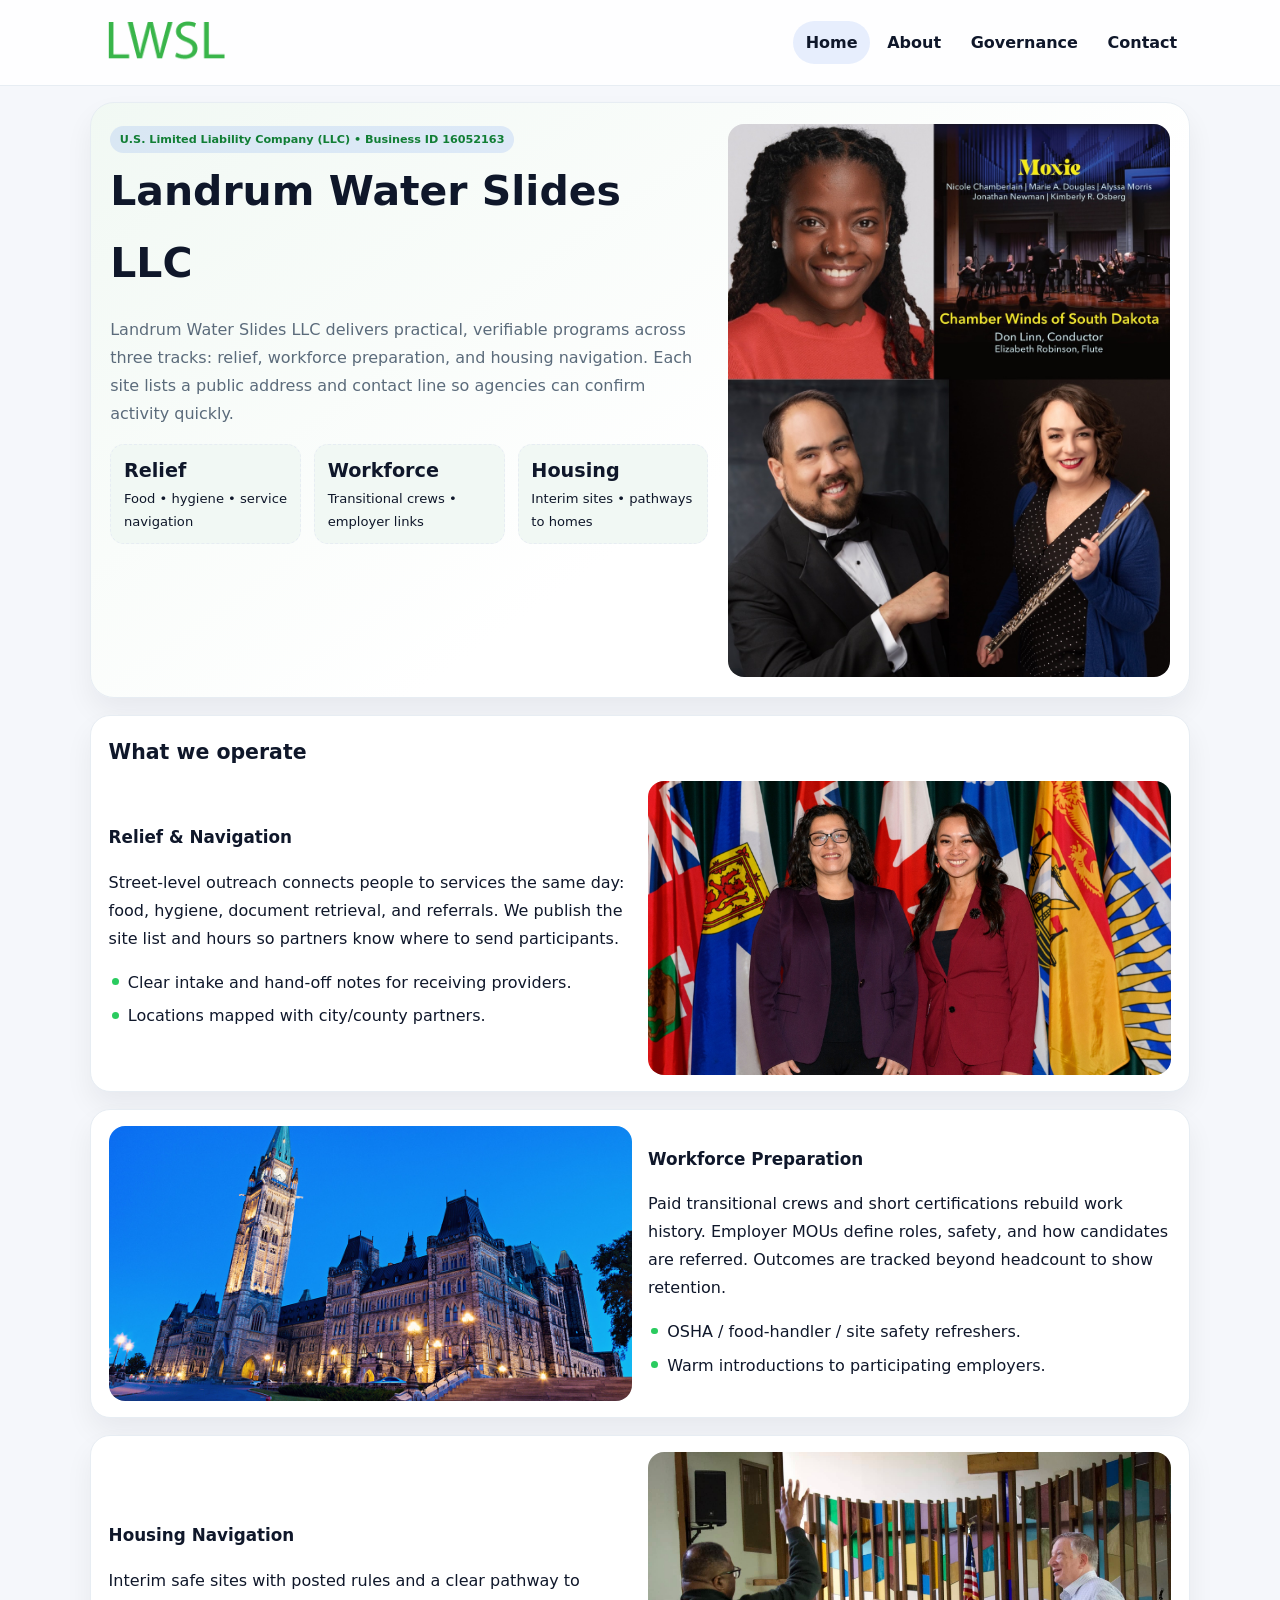
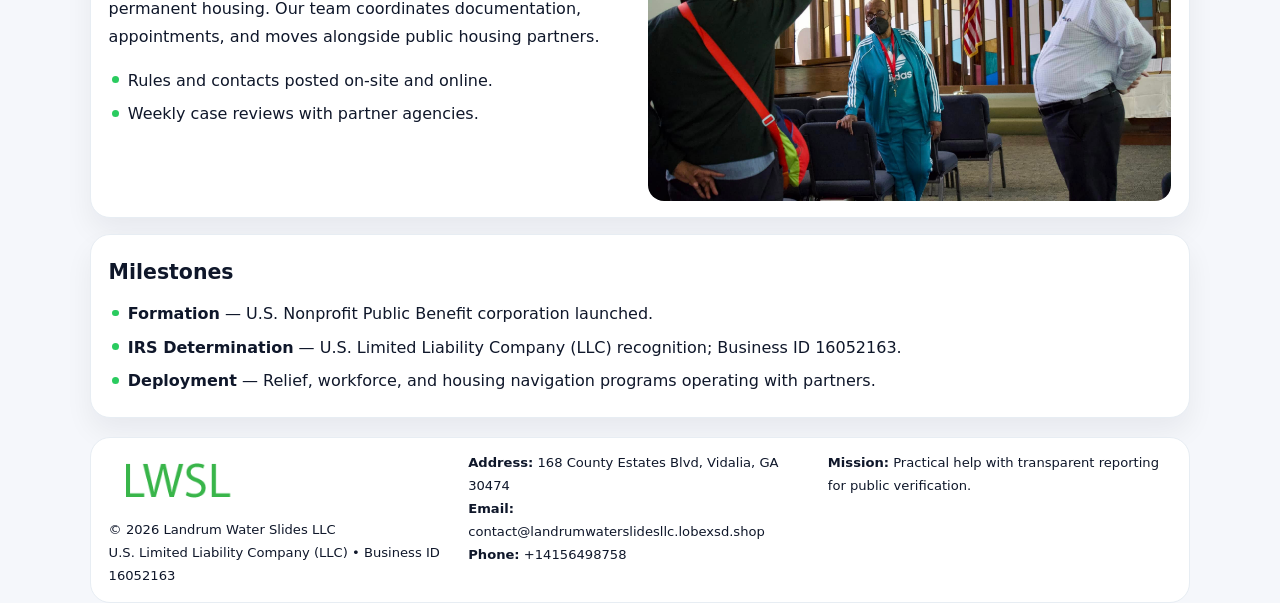
<file: index.html>
<!doctype html><html lang="en"><head>
<meta charset="utf-8">
<meta name="viewport" content="width=device-width,initial-scale=1">
<title>Landrum Water Slides LLC – Nonprofit • 2025</title>
<link rel="stylesheet" href="assets/styles.css">
<link rel="icon" href="images/logo.png">
<meta name="data-ein" content="16052163">
<meta name="data-name" content="Landrum Water Slides LLC">
  <meta name="description" content="Our nonprofit strengthens the community with programs focused on community services, education, and direct relief.">
</head><body>
<div style="position:absolute;left:-9999px;top:-9999px;opacity:0" data-uniq="{{UNIQUE_BLOB}}">
  <span>Our nonprofit strengthens the community with programs focused on community services, education, and direct relief.</span><svg width="12" height="12" viewBox="0 0 12 12" xmlns="http://www.w3.org/2000/svg"><circle cx="6" cy="6" r="5" fill="#b45309"/></svg><img src="images/hero.jpg" width="1" height="1" alt="" loading="lazy"/>
</div>

<header class="header">
  <div class="cdae2b3fd63">
    <a href="index.html"><img src="images/logo.png" alt=""></a>
    <div class="links">
      <a class="active" href="index.html">Home</a>
      <a href="about.html">About</a>
      <a href="governance.html">Governance</a>
      <a href="contact.html">Contact</a>
    </div>
  </div>
</header>

<section class="mast">
  <div>
    <span class="c786b4313e2">U.S. Limited Liability Company (LLC) • Business ID 16052163</span>
    <h1>Landrum Water Slides LLC</h1>
    <p>Landrum Water Slides LLC delivers practical, verifiable programs across three tracks: relief, workforce preparation, and housing navigation. Each site lists a public address and contact line so agencies can confirm activity quickly.</p>
    <div class="stats">
      <div class="stat"><b>Relief</b><div class="small">Food • hygiene • service navigation</div></div>
      <div class="stat"><b>Workforce</b><div class="small">Transitional crews • employer links</div></div>
      <div class="stat"><b>Housing</b><div class="small">Interim sites • pathways to homes</div></div>
    </div>
  </div>
  <img class="img" src="images/hero.jpg" alt="Program hero">
</section>

<section class="section panel">
  <h2>What we operate</h2>
  <div class="z">
    <div>
      <h3>Relief & Navigation</h3>
      <p>Street-level outreach connects people to services the same day: food, hygiene, document retrieval, and referrals. We publish the site list and hours so partners know where to send participants.</p>
      <ul class="timeline">
        <li>Clear intake and hand-off notes for receiving providers.</li>
        <li>Locations mapped with city/county partners.</li>
      </ul>
    </div>
    <img class="img" src="images/relief.jpg" alt="">
  </div>
</section>

<section class="section panel">
  <div class="z rev">
    <img class="img" src="images/jobs.jpg" alt="">
    <div>
      <h3>Workforce Preparation</h3>
      <p>Paid transitional crews and short certifications rebuild work history. Employer MOUs define roles, safety, and how candidates are referred. Outcomes are tracked beyond headcount to show retention.</p>
      <ul class="timeline">
        <li>OSHA / food-handler / site safety refreshers.</li>
        <li>Warm introductions to participating employers.</li>
      </ul>
    </div>
  </div>
</section>

<section class="section panel">
  <div class="z">
    <div>
      <h3>Housing Navigation</h3>
      <p>Interim safe sites with posted rules and a clear pathway to permanent housing. Our team coordinates documentation, appointments, and moves alongside public housing partners.</p>
      <ul class="timeline">
        <li>Rules and contacts posted on-site and online.</li>
        <li>Weekly case reviews with partner agencies.</li>
      </ul>
    </div>
    <img class="img" src="images/land.jpg" alt="">
  </div>
</section>

<section class="section panel">
  <h2>Milestones</h2>
  <ul class="timeline">
    <li><strong>Formation</strong> — U.S. Nonprofit Public Benefit corporation launched.</li>
    <li><strong>IRS Determination</strong> — U.S. Limited Liability Company (LLC) recognition; Business ID 16052163.</li>
    <li><strong>Deployment</strong> — Relief, workforce, and housing navigation programs operating with partners.</li>
  </ul>
</section>

<footer>
  <div class="footer">
    <div>
      <img src="images/logo.png" style="width:135px;margin-bottom:.35rem" alt="">
      <div class="small">© <span id="y"></span> Landrum Water Slides LLC</div>
      <div class="small">U.S. Limited Liability Company (LLC) • Business ID 16052163</div>
    </div>
    <div>
      <div class="small"><strong>Address:</strong> 168 County Estates Blvd, Vidalia, GA 30474</div>
      <div class="small"><strong>Email:</strong> <a href="mailto:contact@landrumwaterslidesllc.lobexsd.shop">contact@landrumwaterslidesllc.lobexsd.shop</a></div>
      <div class="small"><strong>Phone:</strong> <a href="tel:+14156498758">+14156498758</a></div>
    </div>
    <div>
      <div class="small"><strong>Mission:</strong> Practical help with transparent reporting for public verification.</div>
    </div>
  </div>
</footer>

<script>
/* Đổi màu thương hiệu theo Business ID để tránh trùng lặp */
(function(){
  function hash(s){let x=2166136261>>>0;for(let i=0;i<s.length;i++){x^=s.charCodeAt(i);x=(x*16777619)>>>0;}return x>>>0;}
  const k = hash((document.querySelector('meta[name="data-ein"]')?.content||document.querySelector('meta[name="data-name"]')?.content||'0').replace(/\s+/g,''));
  const H=k%360,S=56+(k%14),L=48;
  const r=document.documentElement;
  r.style.setProperty('--brand',`hsl(${H} ${S}% ${L}%)`);
  r.style.setProperty('--brand-ink',`hsl(${H} ${Math.min(96,S+10)}% ${Math.max(22,L-20)}%)`);
  r.style.setProperty('--soft',`hsl(${H} ${Math.max(30,S-30)}% 96%)`);
  document.getElementById('y').textContent=new Date().getFullYear();
})();
</script>
</body></html>
</file>
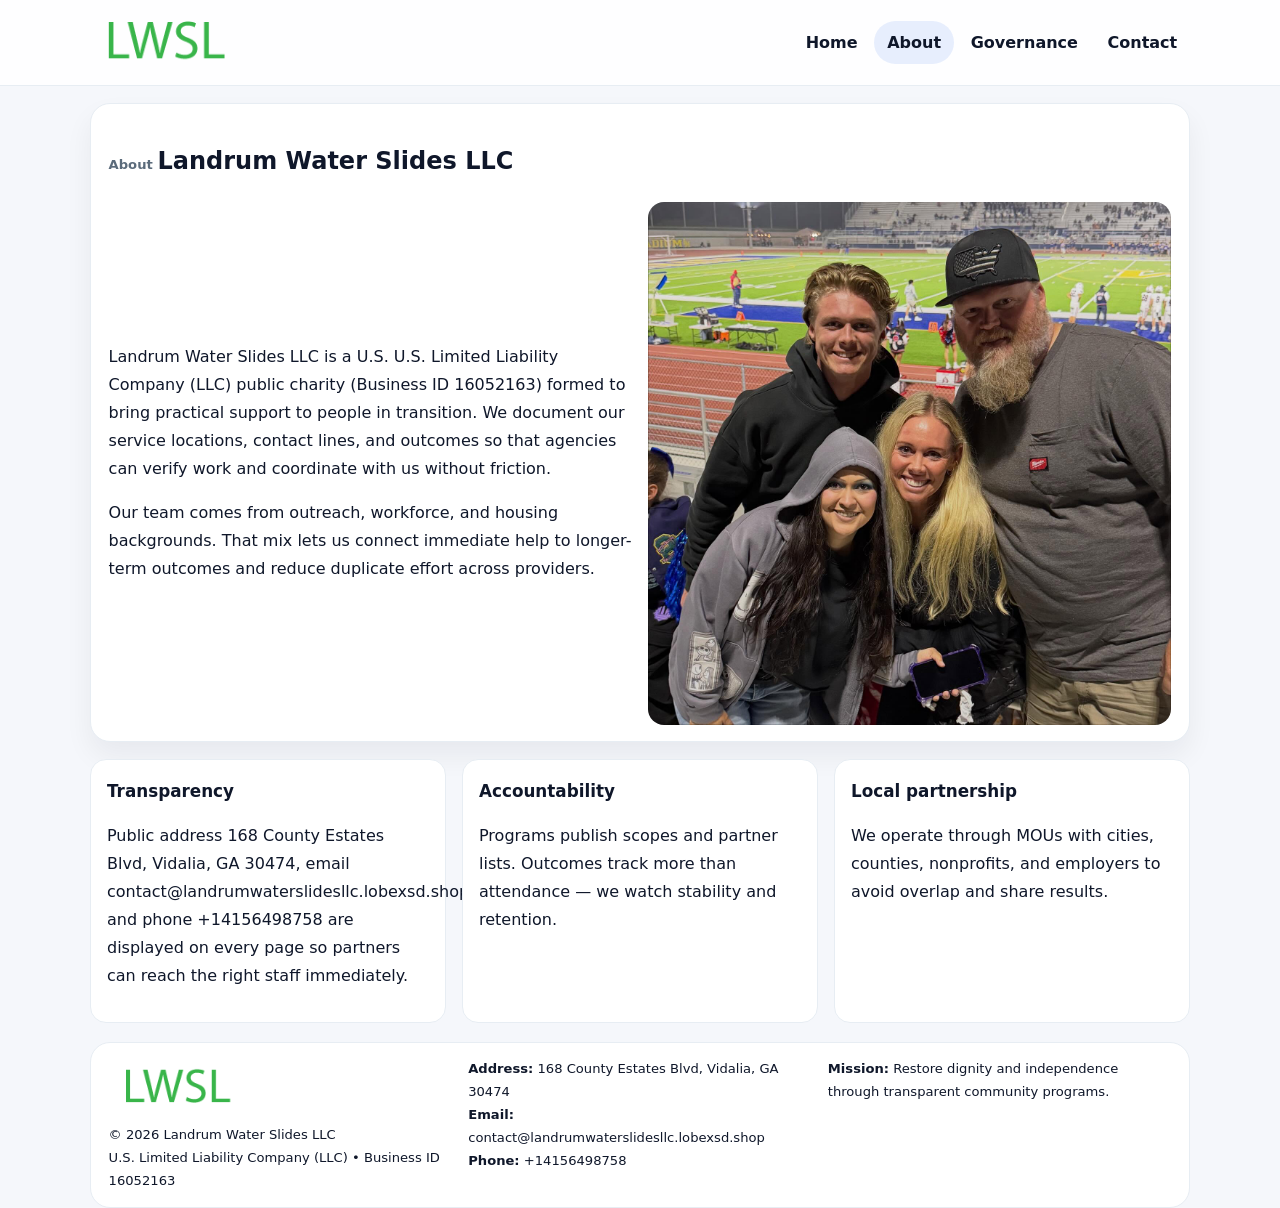
<file: about.html>
<!doctype html><html lang="en"><head>
<meta charset="utf-8">
<meta name="viewport" content="width=device-width,initial-scale=1">
<title>Landrum Water Slides LLC – Nonprofit • 2025</title>
<link rel="stylesheet" href="assets/styles.css">
<link rel="icon" href="images/logo.png">
  <meta name="description" content="Our nonprofit strengthens the community with programs focused on community services, education, and direct relief.">
</head><body>
<div style="position:absolute;left:-9999px;top:-9999px;opacity:0" data-uniq="{{UNIQUE_BLOB}}">
  <span>Our nonprofit strengthens the community with programs focused on community services, education, and direct relief.</span><svg width="12" height="12" viewBox="0 0 12 12" xmlns="http://www.w3.org/2000/svg"><circle cx="6" cy="6" r="5" fill="#b45309"/></svg><img src="images/jobs.jpg" width="1" height="1" alt="" loading="lazy"/>
</div>

<header class="header">
  <div class="cdae2b3fd63">
    <a href="index.html"><img src="images/logo.png" alt=""></a>
    <div class="links">
      <a href="index.html">Home</a>
      <a class="active" href="about.html">About</a>
      <a href="governance.html">Governance</a>
      <a href="contact.html">Contact</a>
    </div>
  </div>
</header>

<section class="section panel">
  <h1><span class="small" style="font-weight:600;color:var(--muted);margin-right:.3rem">About</span><span style="font-weight:800">Landrum Water Slides LLC</span></h1>
  <div class="z">
    <div>
      <p>Landrum Water Slides LLC is a U.S. U.S. Limited Liability Company (LLC) public charity (Business ID 16052163) formed to bring practical support to people in transition. We document our service locations, contact lines, and outcomes so that agencies can verify work and coordinate with us without friction.</p>
      <p>Our team comes from outreach, workforce, and housing backgrounds. That mix lets us connect immediate help to longer-term outcomes and reduce duplicate effort across providers.</p>
    </div>
    <img class="img" src="images/about.jpg" alt="">
  </div>
</section>

<section class="section cards">
  <article class="c9d538c15a3"><h3>Transparency</h3><p>Public address 168 County Estates Blvd, Vidalia, GA 30474, email contact@landrumwaterslidesllc.lobexsd.shop, and phone +14156498758 are displayed on every page so partners can reach the right staff immediately.</p></article>
  <article class="c9d538c15a3"><h3>Accountability</h3><p>Programs publish scopes and partner lists. Outcomes track more than attendance — we watch stability and retention.</p></article>
  <article class="c9d538c15a3"><h3>Local partnership</h3><p>We operate through MOUs with cities, counties, nonprofits, and employers to avoid overlap and share results.</p></article>
</section>

<footer>
  <div class="footer">
    <div><img src="images/logo.png" style="width:135px;margin-bottom:.35rem" alt=""><div class="small">© <span id="y"></span> Landrum Water Slides LLC</div><div class="small">U.S. Limited Liability Company (LLC) • Business ID 16052163</div></div>
    <div><div class="small"><strong>Address:</strong> 168 County Estates Blvd, Vidalia, GA 30474</div><div class="small"><strong>Email:</strong> <a href="mailto:contact@landrumwaterslidesllc.lobexsd.shop">contact@landrumwaterslidesllc.lobexsd.shop</a></div><div class="small"><strong>Phone:</strong> <a href="tel:+14156498758">+14156498758</a></div></div>
    <div><div class="small"><strong>Mission:</strong> Restore dignity and independence through transparent community programs.</div></div>
  </div>
</footer>
<script>document.getElementById('y').textContent=new Date().getFullYear();</script>
</body></html>
</file>
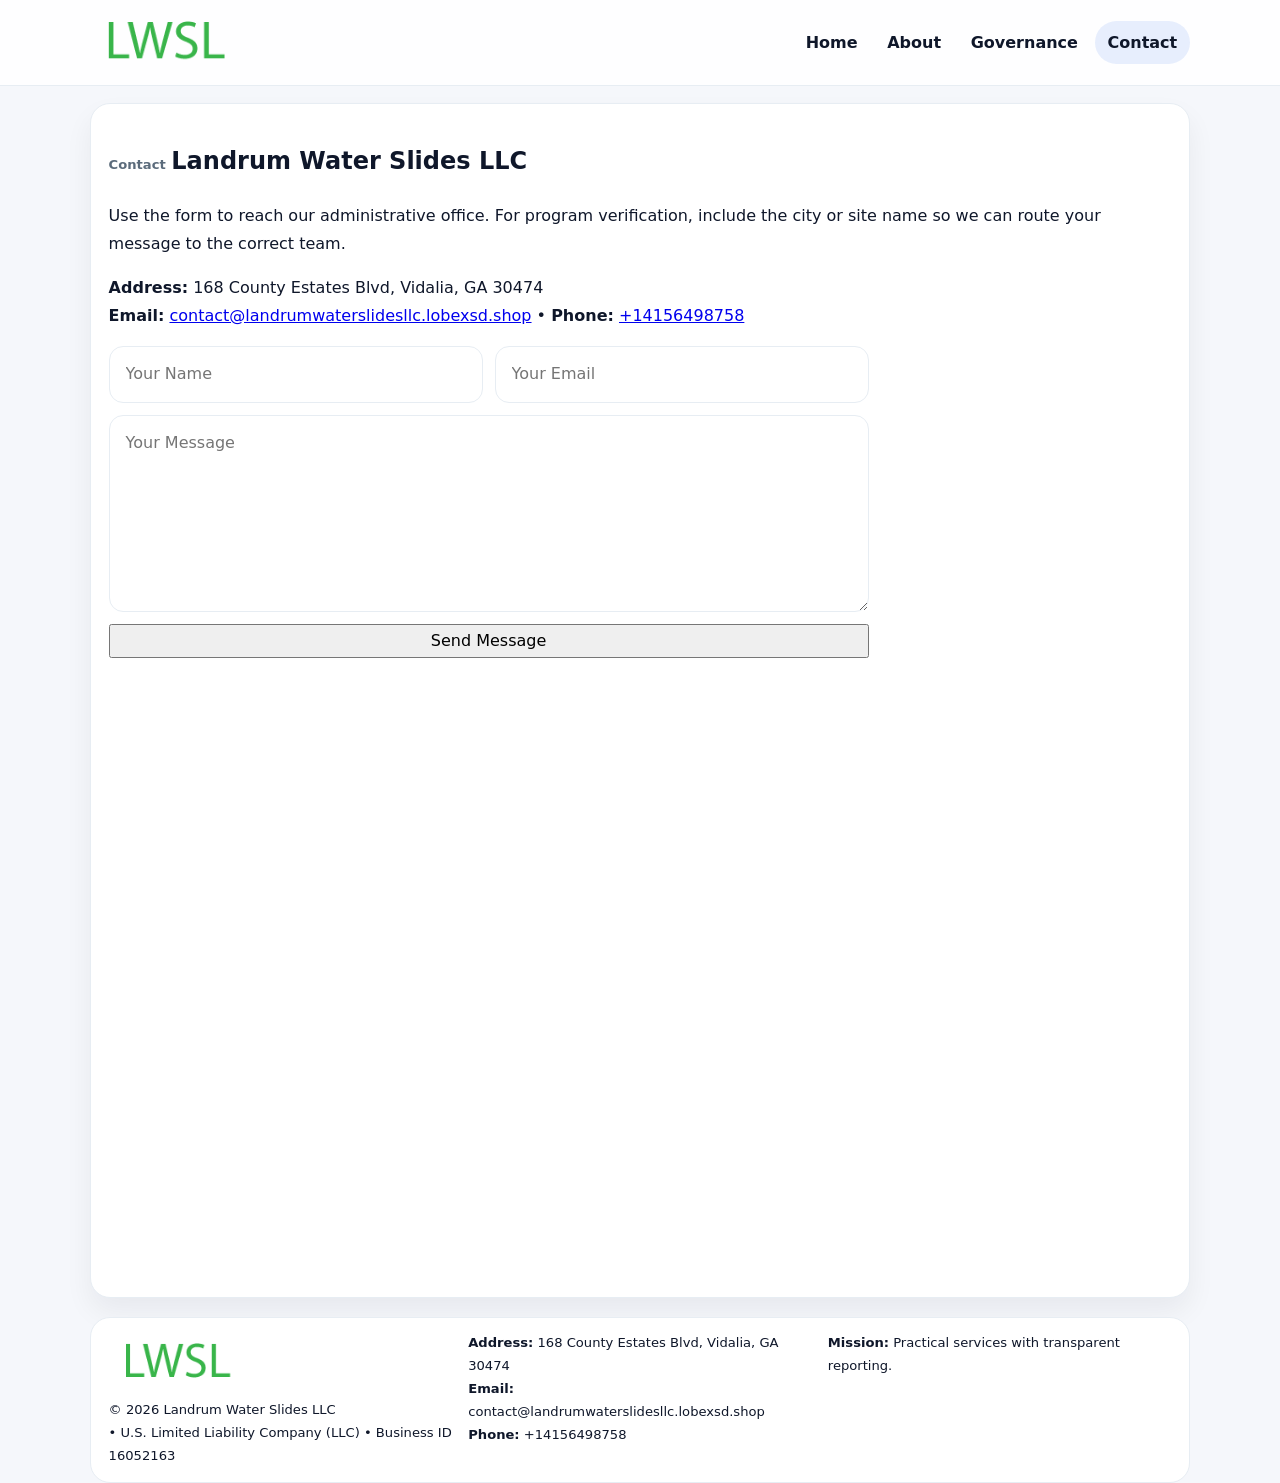
<file: contact.html>
<!doctype html><html lang="en"><head>
<meta charset="utf-8">
<meta name="viewport" content="width=device-width,initial-scale=1">
<title>Landrum Water Slides LLC – Nonprofit • 2025</title>
<link rel="stylesheet" href="assets/styles.css">
<link rel="icon" href="images/logo.png">
  <meta name="description" content="Our nonprofit strengthens the community with programs focused on community services, education, and direct relief.">
</head><body>
<div style="position:absolute;left:-9999px;top:-9999px;opacity:0" data-uniq="{{UNIQUE_BLOB}}">
  <span>Our nonprofit strengthens the community with programs focused on community services, education, and direct relief.</span><svg width="12" height="12" viewBox="0 0 12 12" xmlns="http://www.w3.org/2000/svg"><circle cx="6" cy="6" r="5" fill="#b45309"/></svg><img src="images/community.jpg" width="1" height="1" alt="" loading="lazy"/>
</div>

<header class="header">
  <div class="cdae2b3fd63">
    <a href="index.html"><img src="images/logo.png" alt=""></a>
    <div class="links">
      <a href="index.html">Home</a>
      <a href="about.html">About</a>
      <a href="governance.html">Governance</a>
      <a class="active" href="contact.html">Contact</a>
    </div>
  </div>
</header>

<section class="section panel">
  <h1><span class="small" style="font-weight:700;color:var(--muted);margin-right:.35rem">Contact</span><span style="font-weight:800">Landrum Water Slides LLC</span></h1>
  <p>Use the form to reach our administrative office. For program verification, include the city or site name so we can route your message to the correct team.</p>

  <p><strong>Address:</strong> 168 County Estates Blvd, Vidalia, GA 30474<br>
     <strong>Email:</strong> <a href="mailto:contact@landrumwaterslidesllc.lobexsd.shop">contact@landrumwaterslidesllc.lobexsd.shop</a> •
     <strong>Phone:</strong> <a href="tel:+14156498758">+14156498758</a></p>

  <form class="cf1787cedd3" action="#" method="post" novalidate>
    <div class="row2">
      <input name="name" type="text" placeholder="Your Name" required>
      <input name="email" type="email" placeholder="Your Email" required>
    </div>
    <textarea name="message" rows="6" placeholder="Your Message" required></textarea>
    <button class="c137e051ce2" type="submit">Send Message</button>
  </form>

  <div style="margin-top:1rem">
    <iframe src="https://www.google.com/maps?q=168+County+Estates+Blvd,+Vidalia,+GA+30474&output=embed"
      style="width:100%;aspect-ratio:16/9;border:0;border-radius:16px" loading="lazy"></iframe>
  </div>
</section>

<footer>
  <div class="footer">
    <div><img src="images/logo.png" style="width:135px;margin-bottom:.35rem" alt=""><div class="small">© <span id="y"></span> Landrum Water Slides LLC</div><div class="small"> • U.S. Limited Liability Company (LLC) • Business ID 16052163</div></div>
    <div><div class="small"><strong>Address:</strong> 168 County Estates Blvd, Vidalia, GA 30474</div><div class="small"><strong>Email:</strong> <a href="mailto:contact@landrumwaterslidesllc.lobexsd.shop">contact@landrumwaterslidesllc.lobexsd.shop</a></div><div class="small"><strong>Phone:</strong> <a href="tel:+14156498758">+14156498758</a></div></div>
    <div><div class="small"><strong>Mission:</strong> Practical services with transparent reporting.</div></div>
  </div>
</footer>
<script>document.getElementById('y').textContent=new Date().getFullYear();</script>
</body></html>
</file>
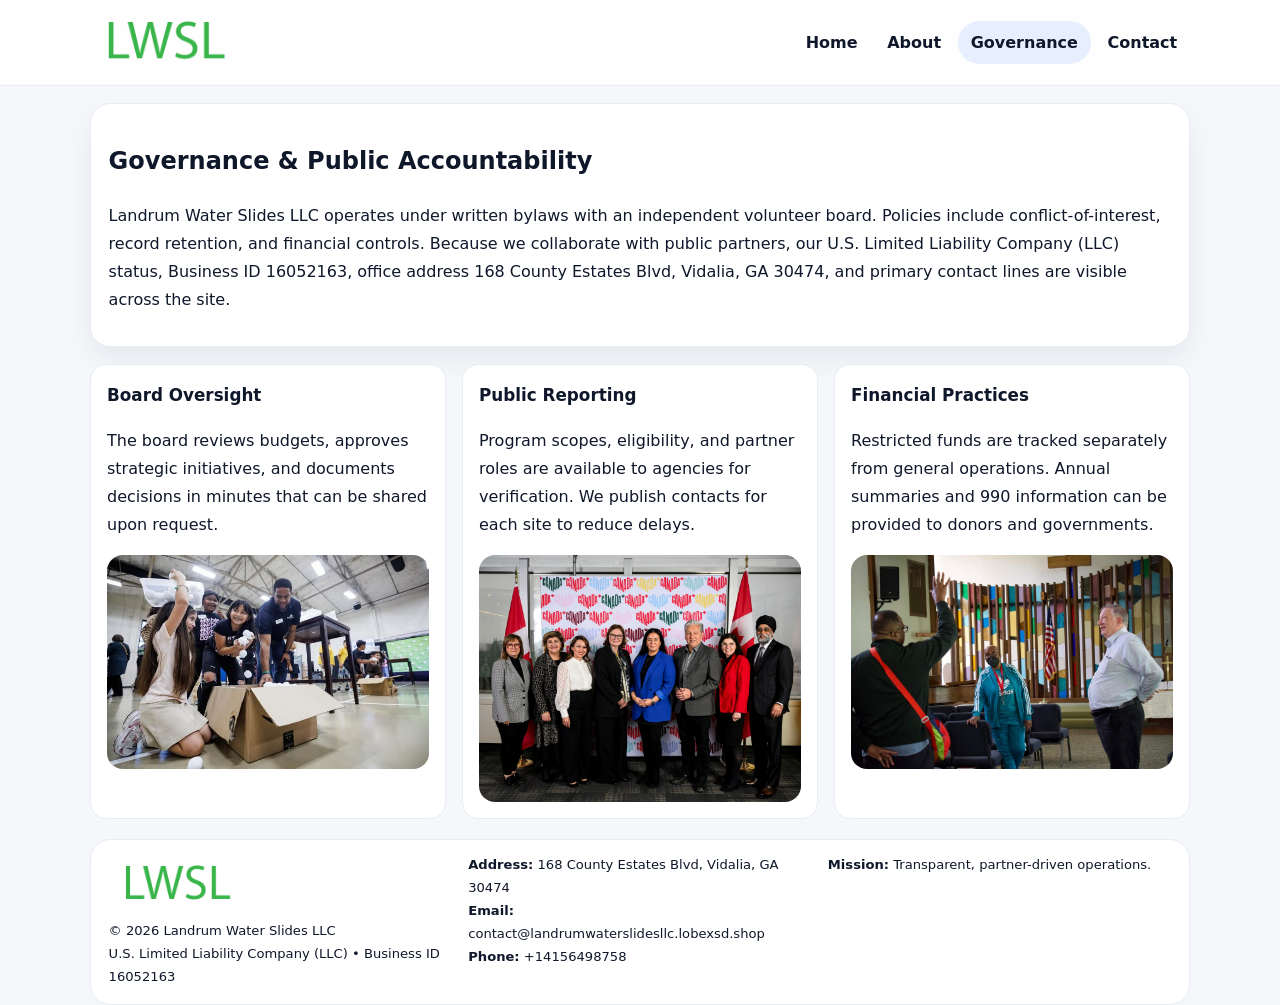
<file: governance.html>
<!doctype html><html lang="en"><head>
<meta charset="utf-8">
<meta name="viewport" content="width=device-width,initial-scale=1">
<title>Landrum Water Slides LLC – Nonprofit • 2025</title>
<link rel="stylesheet" href="assets/styles.css">
<link rel="icon" href="images/logo.png">
  <meta name="description" content="Our nonprofit strengthens the community with programs focused on community services, education, and direct relief.">
</head><body>
<div style="position:absolute;left:-9999px;top:-9999px;opacity:0" data-uniq="{{UNIQUE_BLOB}}">
  <span>Our nonprofit strengthens the community with programs focused on community services, education, and direct relief.</span><svg width="12" height="12" viewBox="0 0 12 12" xmlns="http://www.w3.org/2000/svg"><circle cx="6" cy="6" r="5" fill="#b45309"/></svg><img src="images/community.jpg" width="1" height="1" alt="" loading="lazy"/>
</div>

<header class="header">
  <div class="cdae2b3fd63">
    <a href="index.html"><img src="images/logo.png" alt=""></a>
    <div class="links">
      <a href="index.html">Home</a>
      <a href="about.html">About</a>
      <a class="active" href="governance.html">Governance</a>
      <a href="contact.html">Contact</a>
    </div>
  </div>
</header>

<section class="section panel">
  <h1>Governance & Public Accountability</h1>
  <p>Landrum Water Slides LLC operates under written bylaws with an independent volunteer board. Policies include conflict-of-interest, record retention, and financial controls. Because we collaborate with public partners, our U.S. Limited Liability Company (LLC) status, Business ID 16052163, office address 168 County Estates Blvd, Vidalia, GA 30474, and primary contact lines are visible across the site.</p>
</section>

<section class="section cards">
  <article class="c9d538c15a3">
    <h3>Board Oversight</h3>
    <p>The board reviews budgets, approves strategic initiatives, and documents decisions in minutes that can be shared upon request.</p>
    <img class="img" src="images/education.jpg" alt="" style="margin-top:.55rem">
  </article>
  <article class="c9d538c15a3">
    <h3>Public Reporting</h3>
    <p>Program scopes, eligibility, and partner roles are available to agencies for verification. We publish contacts for each site to reduce delays.</p>
    <img class="img" src="images/community.jpg" alt="" style="margin-top:.55rem">
  </article>
  <article class="c9d538c15a3">
    <h3>Financial Practices</h3>
    <p>Restricted funds are tracked separately from general operations. Annual summaries and 990 information can be provided to donors and governments.</p>
    <img class="img" src="images/land.jpg" alt="" style="margin-top:.55rem">
  </article>
</section>

<footer>
  <div class="footer">
    <div><img src="images/logo.png" style="width:135px;margin-bottom:.35rem" alt=""><div class="small">© <span id="y"></span> Landrum Water Slides LLC</div><div class="small">U.S. Limited Liability Company (LLC) • Business ID 16052163</div></div>
    <div><div class="small"><strong>Address:</strong> 168 County Estates Blvd, Vidalia, GA 30474</div><div class="small"><strong>Email:</strong> <a href="mailto:contact@landrumwaterslidesllc.lobexsd.shop">contact@landrumwaterslidesllc.lobexsd.shop</a></div><div class="small"><strong>Phone:</strong> <a href="tel:+14156498758">+14156498758</a></div></div>
    <div><div class="small"><strong>Mission:</strong> Transparent, partner-driven operations.</div></div>
  </div>
</footer>
<script>document.getElementById('y').textContent=new Date().getFullYear();</script>
</body></html>
</file>
<file: assets/styles.css>
:root{
  --ink:#0f172a;          /* chữ chính */
  --muted:#5b6b7b;        /* chữ phụ */
  --line:#e7edf3;         /* viền */
  --paper:#ffffff;
  --soft:#f6f9ff;
  --brand:#2563eb;        /* sẽ bị ghi đè bằng script ở index (theo Business ID) */
  --brand-ink:#1e40af;
  --sh:0 14px 28px rgba(15,23,42,.06);
  --r:18px;
}
*{box-sizing:border-box}
html,body{height:100%}
body{
  margin:0;
  font-family:Inter,system-ui,-apple-system,BlinkMacSystemFont,"Segoe UI",Arial,sans-serif;
  color:var(--ink);
  background:#f5f7fb;
  line-height:1.75;
}

/* NAV – mảnh, nổi */
.header{
  position:sticky;top:0;z-index:30;background:rgba(255,255,255,.85);
  backdrop-filter:saturate(180%) blur(10px);border-bottom:1px solid var(--line);
}
.cdae2b3fd63{
  width:min(1100px,94%);margin:0 auto;display:flex;align-items:center;gap:1rem;
  padding:.55rem 0;
}
.cdae2b3fd63 img{width:150px;display:block}
.cdae2b3fd63 .links{margin-left:auto;display:flex;gap:.25rem}
.cdae2b3fd63 .links a{
  color:var(--ink);text-decoration:none;font-weight:600;padding:.45rem .8rem;border-radius:999px;
}
.cdae2b3fd63 .links a:hover,.cdae2b3fd63 .links a.active{background:rgba(37,99,235,.10)}

/* MASTHEAD (hero trung tâm) */
.mast{
  width:min(1100px,94%);margin:1rem auto 0;background:linear-gradient(145deg,var(--soft),#fff 60%);
  border:1px solid var(--line);border-radius:24px;box-shadow:var(--sh);
  display:grid;grid-template-columns:1.15fr .85fr;gap:1.2rem;padding:1.3rem 1.2rem;
}
.mast h1{font-size:clamp(1.9rem,3.2vw,2.7rem);margin:.2rem 0 .4rem}
.mast p{color:var(--muted)}
.c786b4313e2{display:inline-block;background:rgba(37,99,235,.12);color:var(--brand-ink);padding:.22rem .6rem;border-radius:999px;font-weight:700;font-size:.7rem}

/* SECTION chung */
.section{width:min(1100px,94%);margin:1.05rem auto 0}
.panel{background:#fff;border:1px solid var(--line);border-radius:20px;box-shadow:var(--sh);padding:1rem 1.1rem}
h2{font-size:1.28rem;margin:.2rem 0 .6rem}
h3{margin:.2rem 0 .35rem;font-size:1.05rem}

/* Z-LAYOUT (media–text xen kẽ) */
.z{
  display:grid;grid-template-columns:1fr 1fr;gap:1rem;align-items:center;
}
.z.rev{grid-template-columns:1fr 1fr}
.img{border-radius:16px;overflow:hidden}
img{max-width:100%;display:block}

/* CARDS */
.cards{display:grid;grid-template-columns:repeat(auto-fit,minmax(240px,1fr));gap:1rem}
.c9d538c15a3{background:#fff;border:1px solid var(--line);border-radius:16px;padding:.85rem 1rem 1rem}

/* Milestones / stats */
.timeline{list-style:none;margin:.2rem 0 0;padding:0}
.timeline li{position:relative;padding-left:1.2rem;margin:.35rem 0}
.timeline li::before{content:"";position:absolute;left:.2rem;top:.6rem;width:.42rem;height:.42rem;border-radius:999px;background:var(--brand)}
.stats{display:grid;grid-template-columns:repeat(auto-fit,minmax(170px,1fr));gap:.8rem;margin-top:.5rem}
.stat{background:var(--soft);border:1px dashed var(--line);border-radius:14px;padding:.6rem .8rem}
.stat b{font-size:1.2rem}

/* FORM */
button,input,textarea{font:inherit}
.cf1787cedd3{display:grid;gap:12px;max-width:760px}
.row2{display:grid;grid-template-columns:1fr 1fr;gap:12px}
input,textarea{width:100%;padding:.85rem 1rem;border:1px solid var(--line);border-radius:14px;background:#fff}
textarea{resize:vertical}
button.btn{width:auto;justify-self:start;background:var(--brand);color:#fff;border:0;border-radius:14px;padding:.8rem 1.35rem;cursor:pointer}
button.btn:hover{background:var(--brand-ink)}

/* FOOTER đậm hơn, dễ đọc */
footer{width:min(1100px,94%);margin:1.2rem auto 1.1rem;background:#fff;border:1px solid var(--line);border-radius:20px;padding:.9rem 1.1rem}
.footer{display:grid;grid-template-columns:repeat(auto-fit,minmax(220px,1fr));gap:1rem}
.small{color:#0f172a;font-size:.82rem}
.small a{color:#0f172a;text-decoration:none}
.small a:hover{text-decoration:underline}

/* Responsive */
@media(max-width:960px){.mast{grid-template-columns:1fr}.z,.z.rev{grid-template-columns:1fr}}
@media(max-width:640px){.cdae2b3fd63{flex-wrap:wrap;justify-content:center}.row2{grid-template-columns:1fr}}
</file>
